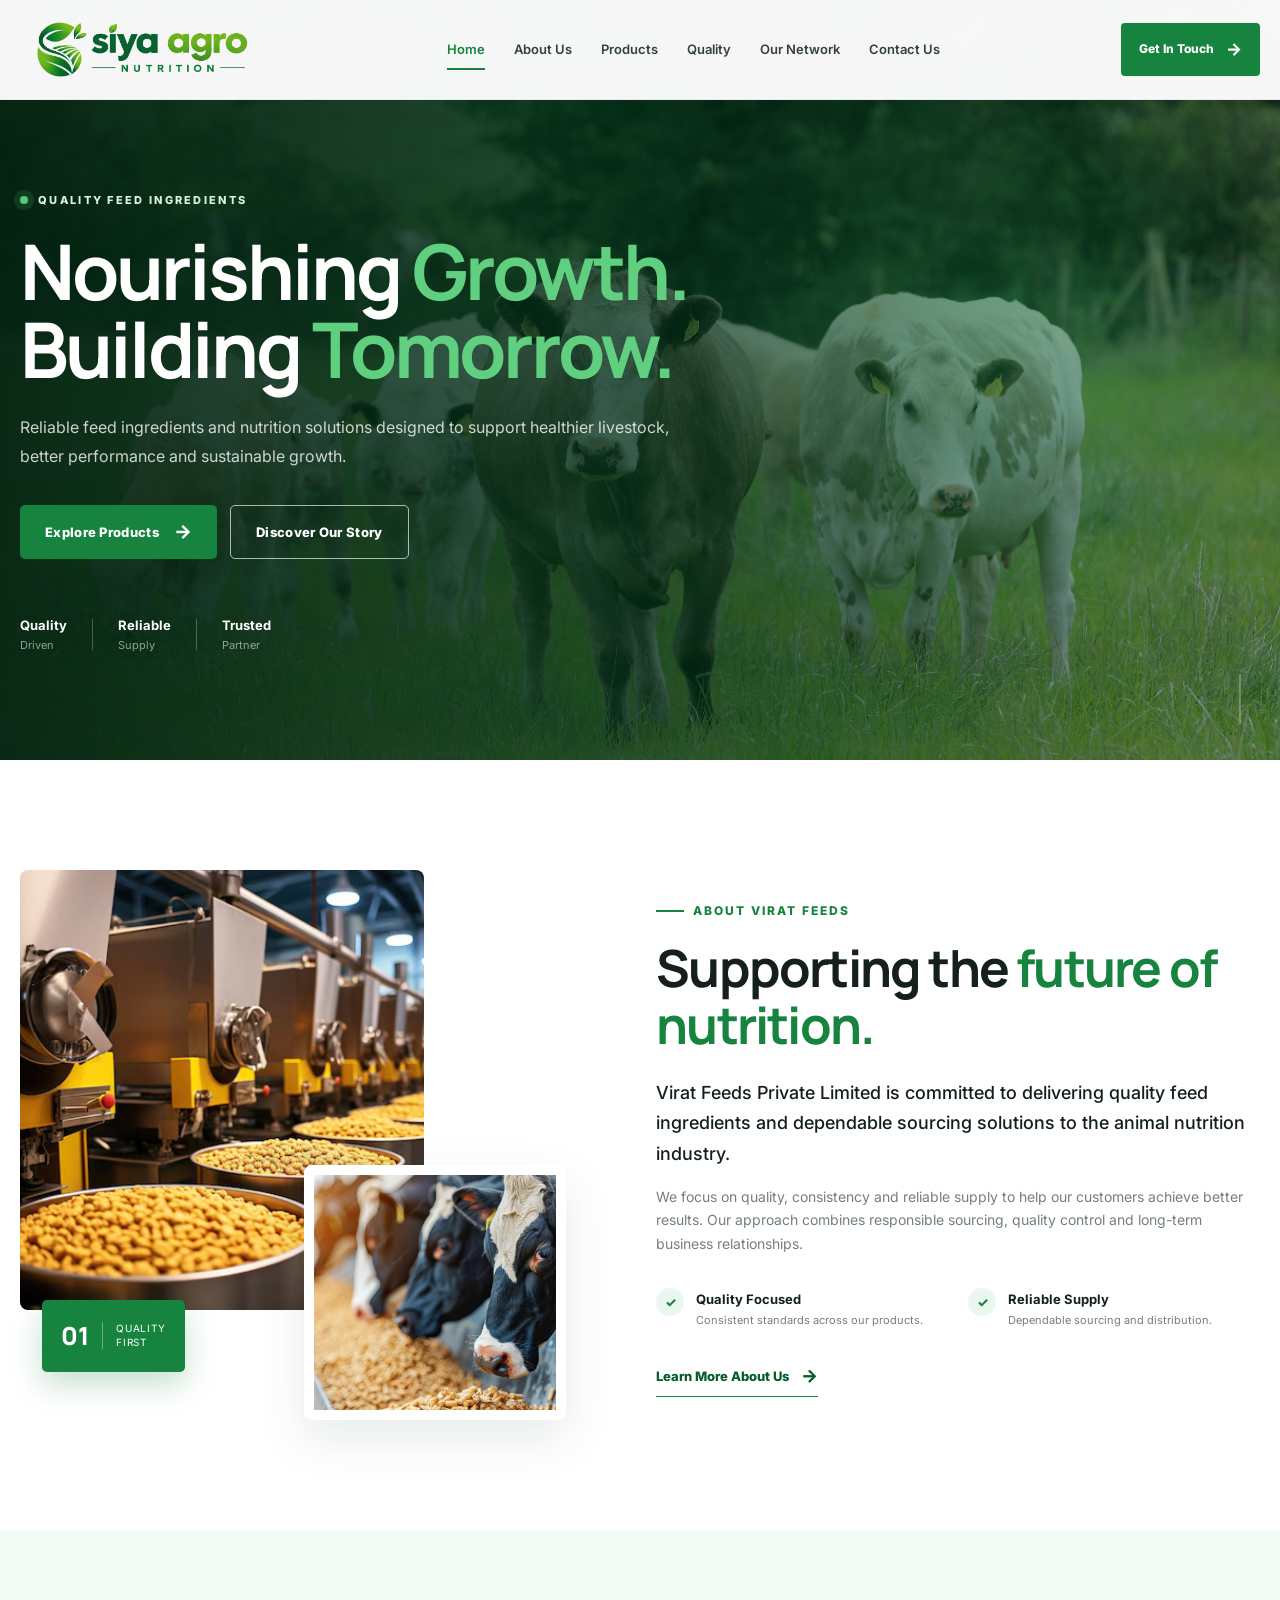
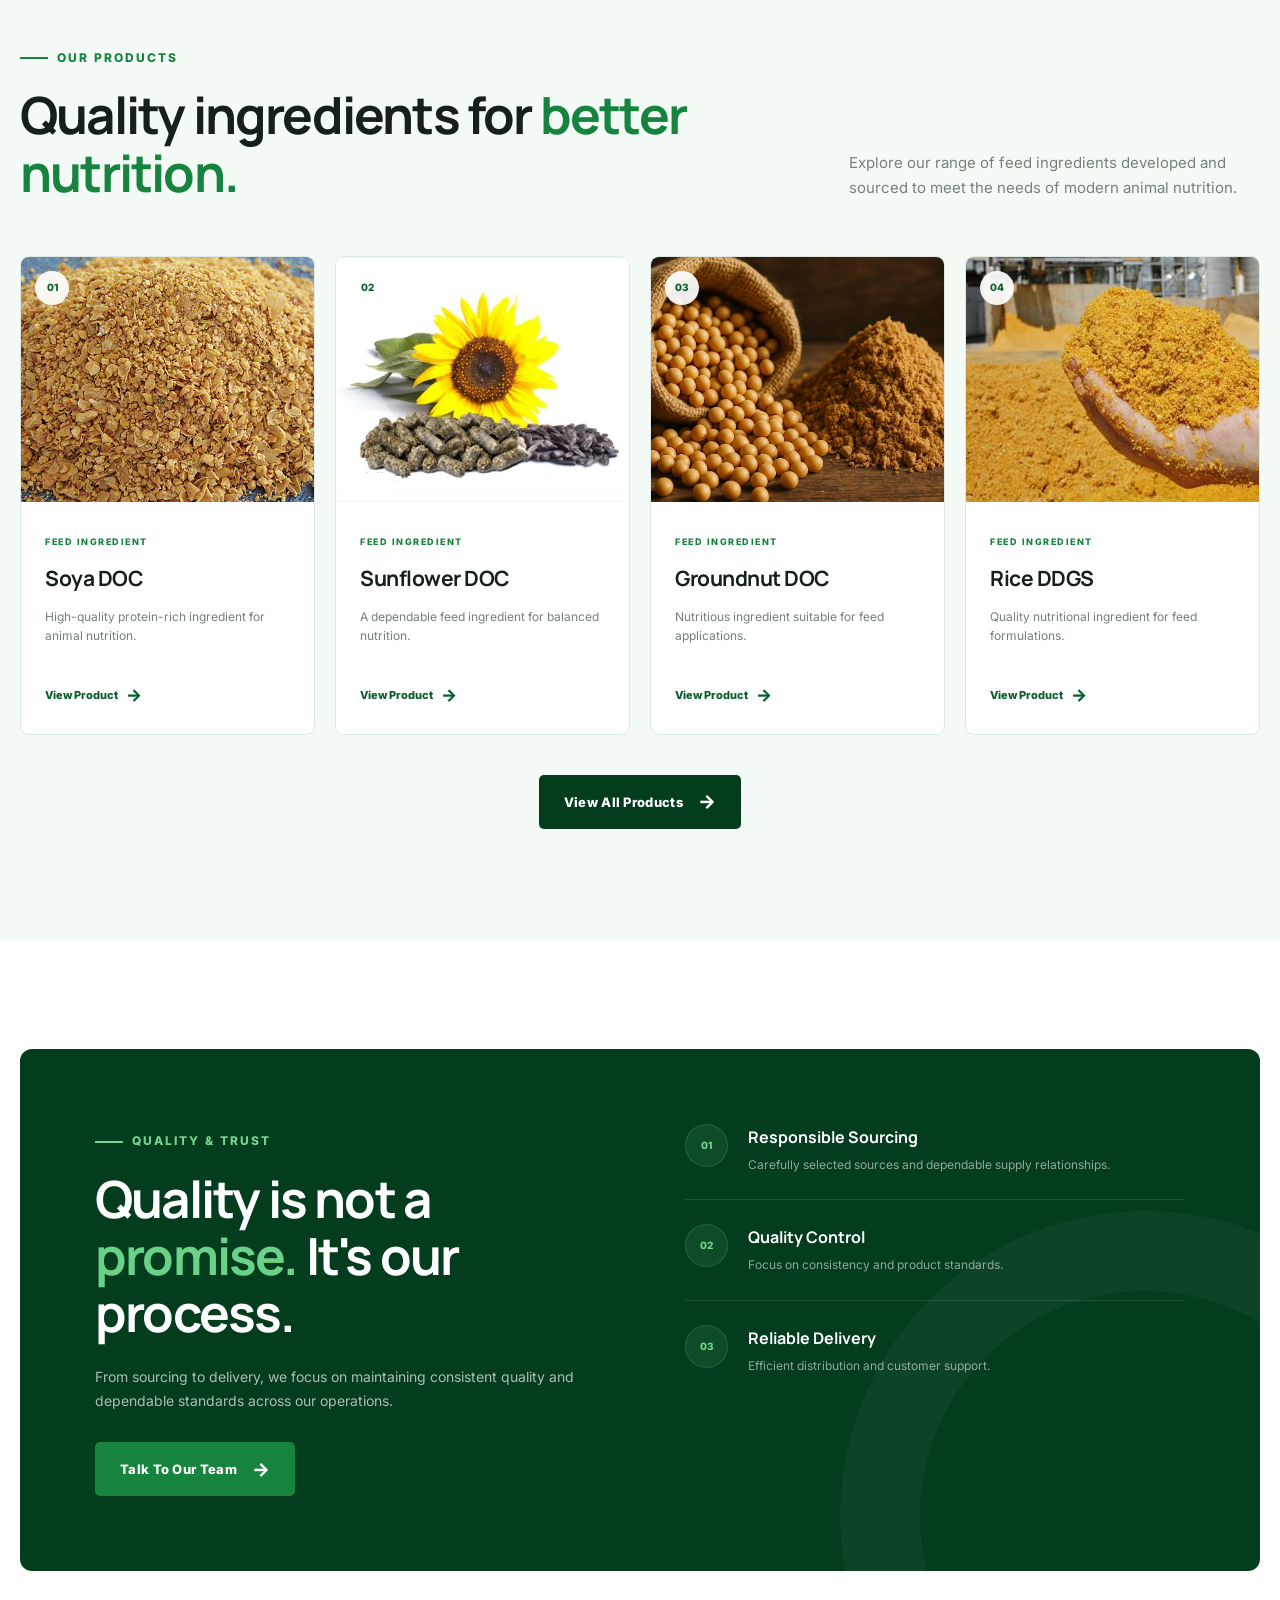
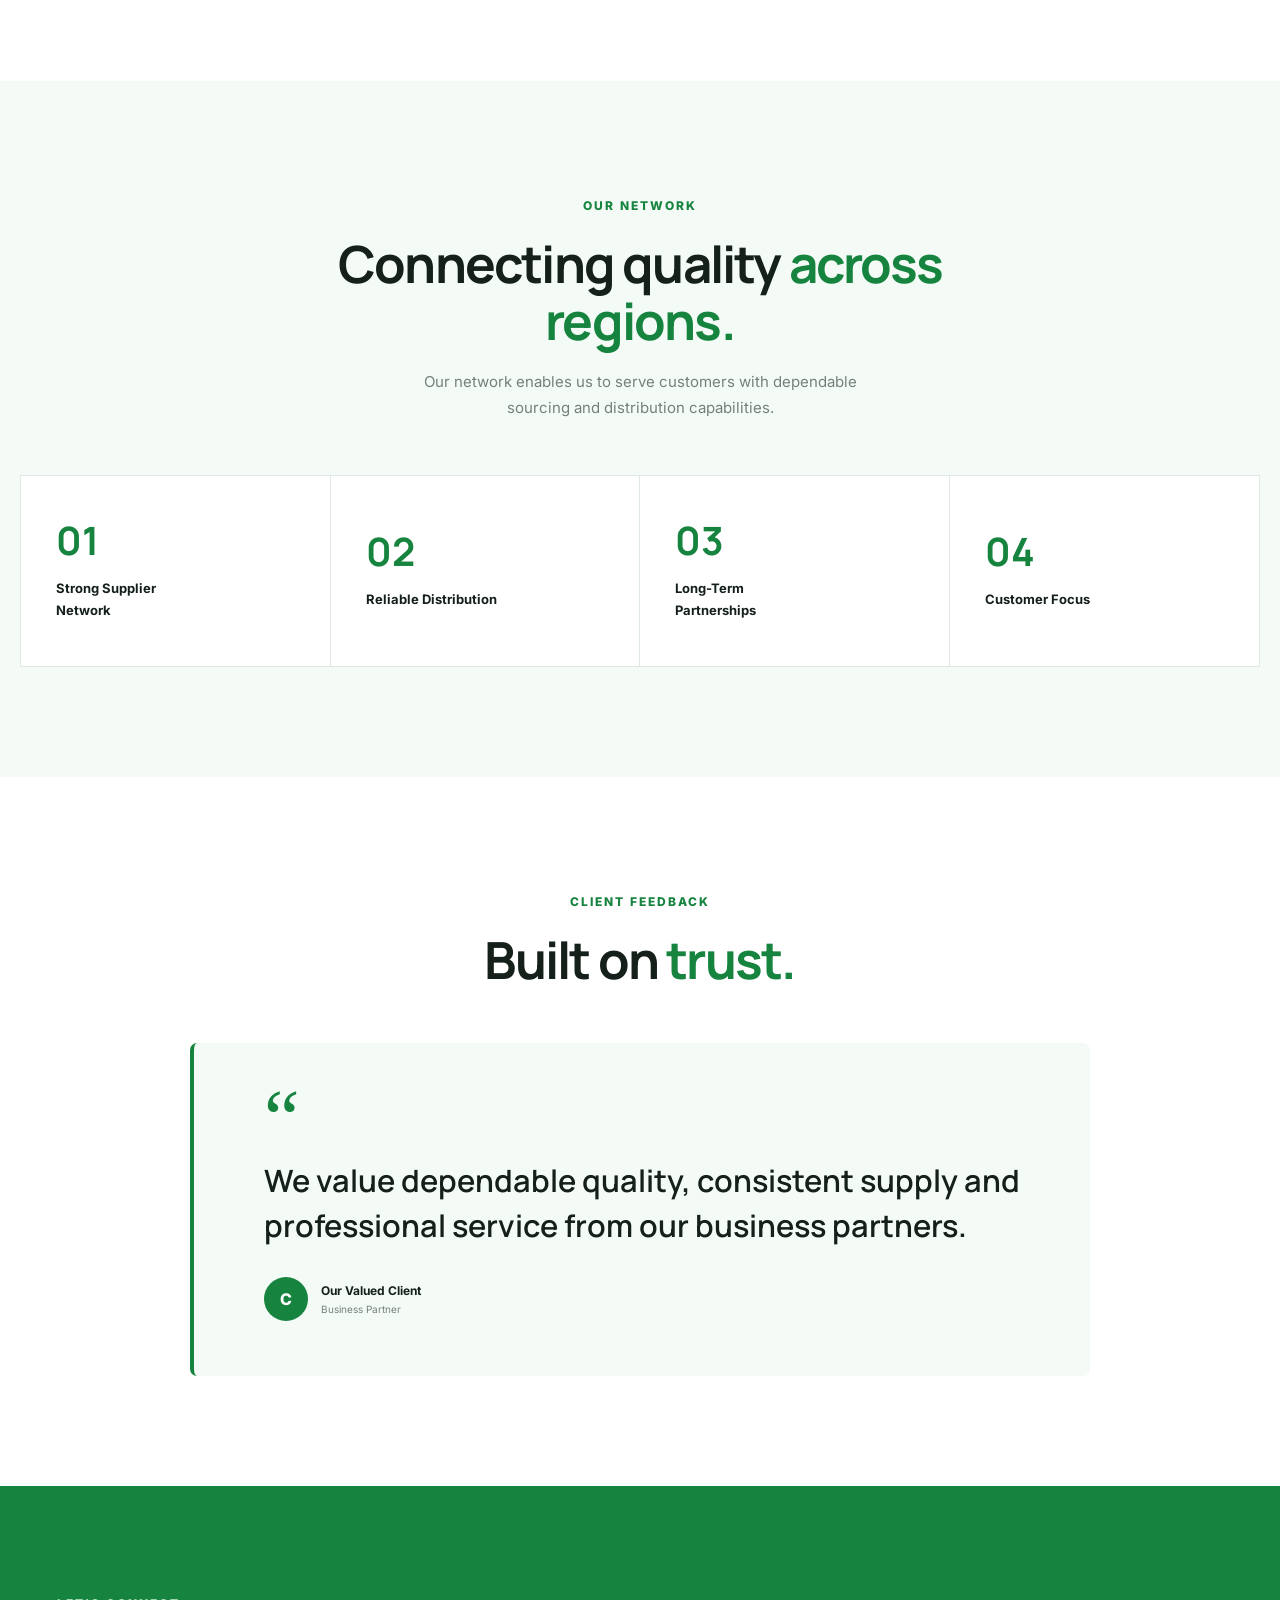
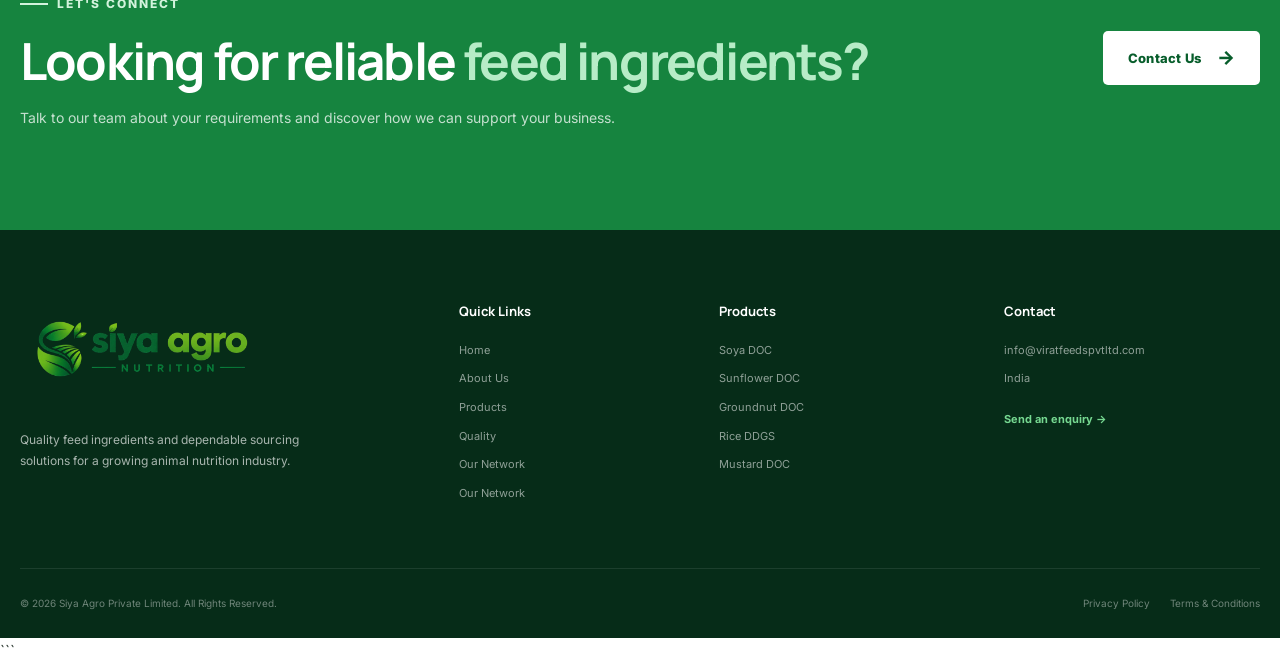
<file: index.html>
<!DOCTYPE html>
<html lang="en">
<head>
    <meta charset="UTF-8">
    <meta name="viewport" content="width=device-width, initial-scale=1.0">

    <meta name="description" content="Virat Feeds Private Limited - Quality animal feed ingredients and nutrition solutions.">
    <meta name="keywords" content="animal feed, cattle feed, poultry feed, feed ingredients, soya DOC, sunflower DOC, maize DDGS">
    <meta name="author" content="Virat Feeds Private Limited">

    <title>Virat Feeds Private Limited | Quality Feed Ingredients</title>

    <link rel="preconnect" href="https://fonts.googleapis.com">
    <link rel="preconnect" href="https://fonts.gstatic.com" crossorigin>
    <link href="https://fonts.googleapis.com/css2?family=Inter:wght@400;500;600;700;800&family=Manrope:wght@500;600;700;800&display=swap" rel="stylesheet">

    <link rel="stylesheet" href="style.css">
</head>

<body>

    <!-- ================= HEADER ================= -->
    <header class="site-header" id="siteHeader">
        <div class="container header-inner">



            <a href="#home" class="logo" aria-label="Virat Feeds Home">
    <img src="assets/logo/logo-removebg-preview.png" alt="Siya agro">
</a>

            <nav class="main-nav" id="mainNav" aria-label="Main Navigation">
                <a href="#home" class="active">Home</a>
                <a href="about.html">About Us</a>
                <a href="products.html">Products</a>
                <a href="#quality">Quality</a>
                <a href="#network">Our Network</a>
                <a href="contact.html">Contact Us</a>
            </nav>

            <a href="#contact" class="header-btn">
                Get In Touch
                <span>→</span>
            </a>

            <button class="menu-toggle" id="menuToggle" aria-label="Open Menu" aria-expanded="false">
                <span></span>
                <span></span>
                <span></span>
            </button>

        </div>
    </header>


    <main>

       <!-- Hero Section -->

            <!-- <div class="hero-overlay"></div>

            <div class="container hero-container">

                <div class="hero-content reveal">

                    <span class="eyebrow">
                        <span class="eyebrow-dot"></span>
                        QUALITY FEED INGREDIENTS
                    </span>

                    <h1>
                        Nourishing
                        <span>Growth.</span>
                        Building
                        <span>Tomorrow.</span>
                    </h1>

                    <p>
                        Reliable feed ingredients and nutrition solutions
                        designed to support healthier livestock, better
                        performance and sustainable growth.
                    </p>

                    <div class="hero-actions">
                        <a href="#products" class="btn btn-primary">
                            Explore Products
                            <span>→</span>
                        </a>

                        <a href="#about" class="btn btn-outline">
                            Discover Our Story
                        </a>
                    </div>

                    <div class="hero-trust">
                        <div class="trust-item">
                            <strong>Quality</strong>
                            <span>Driven</span>
                        </div>

                        <div class="trust-line"></div>

                        <div class="trust-item">
                            <strong>Reliable</strong>
                            <span>Supply</span>
                        </div>

                        <div class="trust-line"></div>

                        <div class="trust-item">
                            <strong>Trusted</strong>
                            <span>Partner</span>
                        </div>
                    </div>

                </div>

            </div>

            <div class="hero-scroll">
                <span>Scroll to explore</span>
                <span class="scroll-line"></span>
            </div>

        </section>  -->

        <section class="hero-section" id="home">

    <!-- Hero Background Slider -->
    <div class="hero-slider">
        <div class="hero-slide active" style="background-image: url('assets/hero/hero-livestock.jpg');"></div>
        <div class="hero-slide" style="background-image: url('assets/hero/hero-hens.jpeg');"></div>
        <div class="hero-slide" style="background-image: url('assets/hero/hero-eggs.jpg');"></div>
    </div>

    <div class="hero-overlay"></div>

    <div class="container hero-container">

        <div class="hero-content reveal">

            <span class="eyebrow">
                <span class="eyebrow-dot"></span>
                QUALITY FEED INGREDIENTS
            </span>

            <h1>
                Nourishing
                <span>Growth.</span>
                Building
                <span>Tomorrow.</span>
            </h1>

            <p>
                Reliable feed ingredients and nutrition solutions
                designed to support healthier livestock, better
                performance and sustainable growth.
            </p>

            <div class="hero-actions">
                <a href="#products" class="btn btn-primary">
                    Explore Products
                    <span>→</span>
                </a>

                <a href="#about" class="btn btn-outline">
                    Discover Our Story
                </a>
            </div>

            <div class="hero-trust">
                <div class="trust-item">
                    <strong>Quality</strong>
                    <span>Driven</span>
                </div>

                <div class="trust-line"></div>

                <div class="trust-item">
                    <strong>Reliable</strong>
                    <span>Supply</span>
                </div>

                <div class="trust-line"></div>

                <div class="trust-item">
                    <strong>Trusted</strong>
                    <span>Partner</span>
                </div>
            </div>

        </div>

    </div>

    <div class="hero-scroll">
        <!-- <span>Scroll to explore</span> -->
        <span class="scroll-line"></span>
    </div>

</section>



        <!-- ================= ABOUT ================= -->
        <section class="about-section section-padding" id="about">

            <div class="container">

                <div class="section-grid about-grid">

                    <div class="about-images reveal">

                        <div class="about-image-main">
                            <img
                                src="assets/about/about-farm.jpg"
                                alt="Quality animal feed ingredients"
                                loading="lazy"
                            >
                        </div>

                        <div class="about-image-small">
                            <img
                                src="assets/about/about.livestock.avif"
                                alt="Feed production and quality"
                                loading="lazy"
                            >
                        </div>

                        <div class="experience-card">
                            <span class="experience-number">01</span>
                            <span class="experience-text">
                                Quality<br>
                                First
                            </span>
                        </div>

                    </div>


                    <div class="about-content reveal">

                        <span class="section-label">
                            ABOUT VIRAT FEEDS
                        </span>

                        <h2>
                            Supporting the
                            <span>future of nutrition.</span>
                        </h2>

                        <p class="lead">
                            Virat Feeds Private Limited is committed to
                            delivering quality feed ingredients and dependable
                            sourcing solutions to the animal nutrition industry.
                        </p>

                        <p>
                            We focus on quality, consistency and reliable
                            supply to help our customers achieve better
                            results. Our approach combines responsible sourcing,
                            quality control and long-term business relationships.
                        </p>

                        <div class="about-points">

                            <div class="about-point">
                                <span class="point-icon">✓</span>
                                <div>
                                    <strong>Quality Focused</strong>
                                    <p>Consistent standards across our products.</p>
                                </div>
                            </div>

                            <div class="about-point">
                                <span class="point-icon">✓</span>
                                <div>
                                    <strong>Reliable Supply</strong>
                                    <p>Dependable sourcing and distribution.</p>
                                </div>
                            </div>

                        </div>

                        <a href="#contact" class="text-link">
                            Learn More About Us
                            <span>→</span>
                        </a>

                    </div>

                </div>

            </div>

        </section>


        <!-- ================= PRODUCTS ================= -->
        <section class="products-section section-padding" id="products">

            <div class="container">

                <div class="section-heading reveal">

                    <div>
                        <span class="section-label">OUR PRODUCTS</span>

                        <h2>
                            Quality ingredients for
                            <span>better nutrition.</span>
                        </h2>
                    </div>

                    <p>
                        Explore our range of feed ingredients developed and
                        sourced to meet the needs of modern animal nutrition.
                    </p>

                </div>


                <div class="products-grid">

                    <article class="product-card reveal">
                        <div class="product-image">
                            <img src="assets/products/soya-doc.jpg" alt="Soya DOC" loading="lazy">
                            <span class="product-number">01</span>
                        </div>

                        <div class="product-info">
                            <span class="product-category">FEED INGREDIENT</span>
                            <h3>Soya DOC</h3>
                            <p>High-quality protein-rich ingredient for animal nutrition.</p>
                            <a href="products.html" class="product-link">View Product <span>→</span></a>
                        </div>
                    </article>


                    <article class="product-card reveal">
                        <div class="product-image">
                            <img src="assets/products/sunflower-doc.jpg" alt="Sunflower DOC" loading="lazy">
                            <span class="product-number">02</span>
                        </div>

                        <div class="product-info">
                            <span class="product-category">FEED INGREDIENT</span>
                            <h3>Sunflower DOC</h3>
                            <p>A dependable feed ingredient for balanced nutrition.</p>
                            <a href="products.html" class="product-link">View Product <span>→</span></a>
                        </div>
                    </article>


                    <article class="product-card reveal">
                        <div class="product-image">
                            <img src="assets/products/groundnut-doc.jpg" alt="Groundnut DOC" loading="lazy">
                            <span class="product-number">03</span>
                        </div>

                        <div class="product-info">
                            <span class="product-category">FEED INGREDIENT</span>
                            <h3>Groundnut DOC</h3>
                            <p>Nutritious ingredient suitable for feed applications.</p>
                            <a href="products.html" class="product-link">View Product <span>→</span></a>
                        </div>
                    </article>


                    <article class="product-card reveal">
                        <div class="product-image">
                            <img src="assets/products/rice-ddgs.jpg" alt="Rice DDGS" loading="lazy">
                            <span class="product-number">04</span>
                        </div>

                        <div class="product-info">
                            <span class="product-category">FEED INGREDIENT</span>
                            <h3>Rice DDGS</h3>
                            <p>Quality nutritional ingredient for feed formulations.</p>
                            <a href="products.html" class="product-link">View Product <span>→</span></a>
                        </div>
                    </article>

                </div>


                <div class="products-bottom reveal">
                    <a href="products.html" class="btn btn-dark">
                        View All Products
                        <span>→</span>
                    </a>
                </div>

            </div>

        </section>


        <!-- ================= QUALITY ================= -->
        <section class="quality-section section-padding" id="quality">

            <div class="container">

                <div class="quality-wrapper">

                    <div class="quality-content reveal">

                        <span class="section-label">QUALITY & TRUST</span>

                        <h2>
                            Quality is not a
                            <span>promise.</span>
                            It's our process.
                        </h2>

                        <p>
                            From sourcing to delivery, we focus on maintaining
                            consistent quality and dependable standards across
                            our operations.
                        </p>

                        <a href="#contact" class="btn btn-primary">
                            Talk To Our Team
                            <span>→</span>
                        </a>

                    </div>


                    <div class="quality-features">

                        <div class="quality-feature reveal">
                            <span class="feature-icon">01</span>
                            <div>
                                <h3>Responsible Sourcing</h3>
                                <p>
                                    Carefully selected sources and dependable
                                    supply relationships.
                                </p>
                            </div>
                        </div>

                        <div class="quality-feature reveal">
                            <span class="feature-icon">02</span>
                            <div>
                                <h3>Quality Control</h3>
                                <p>
                                    Focus on consistency and product standards.
                                </p>
                            </div>
                        </div>

                        <div class="quality-feature reveal">
                            <span class="feature-icon">03</span>
                            <div>
                                <h3>Reliable Delivery</h3>
                                <p>
                                    Efficient distribution and customer support.
                                </p>
                            </div>
                        </div>

                    </div>

                </div>

            </div>

        </section>


        <!-- ================= NETWORK ================= -->
        <section class="network-section section-padding" id="network">

            <div class="container">

                <div class="section-heading centered reveal">

                    <span class="section-label">OUR NETWORK</span>

                    <h2>
                        Connecting quality
                        <span>across regions.</span>
                    </h2>

                    <p>
                        Our network enables us to serve customers with
                        dependable sourcing and distribution capabilities.
                    </p>

                </div>


                <div class="network-stats">

                    <div class="network-stat reveal">
                        <strong>01</strong>
                        <span>Strong Supplier Network</span>
                    </div>

                    <div class="network-stat reveal">
                        <strong>02</strong>
                        <span>Reliable Distribution</span>
                    </div>

                    <div class="network-stat reveal">
                        <strong>03</strong>
                        <span>Long-Term Partnerships</span>
                    </div>

                    <div class="network-stat reveal">
                        <strong>04</strong>
                        <span>Customer Focus</span>
                    </div>

                </div>

            </div>

        </section>


        <!-- ================= TESTIMONIALS ================= -->
        <section class="testimonials-section section-padding">

            <div class="container">

                <div class="section-heading centered reveal">

                    <span class="section-label">CLIENT FEEDBACK</span>

                    <h2>
                        Built on
                        <span>trust.</span>
                    </h2>

                </div>


                <div class="testimonial-card reveal">

                    <div class="quote-mark">“</div>

                    <blockquote>
                        We value dependable quality, consistent supply and
                        professional service from our business partners.
                    </blockquote>

                    <div class="testimonial-author">
                        <div class="author-avatar">C</div>

                        <div>
                            <strong>Our Valued Client</strong>
                            <span>Business Partner</span>
                        </div>
                    </div>

                </div>

            </div>

        </section>


        <!-- ================= CTA ================= -->
        <section class="cta-section" id="contact">

            <div class="container">

                <div class="cta-wrapper reveal">

                    <div class="cta-content">

                        <span class="section-label">LET'S CONNECT</span>

                        <h2>
                            Looking for reliable
                            <span>feed ingredients?</span>
                        </h2>

                        <p>
                            Talk to our team about your requirements and
                            discover how we can support your business.
                        </p>

                    </div>

                    <a href="contact.html" class="btn btn-white">
                        Contact Us
                        <span>→</span>
                    </a>

                </div>

            </div>

        </section>

    </main>


    <!-- ================= FOOTER ================= -->
    <footer class="site-footer">

        <div class="container">

            <div class="footer-grid">

                <div class="footer-brand">

               

                            <a href="#home" class="logo" aria-label="Virat Feeds Home">
    <img src="assets/logo/logo-removebg-preview.png" alt="Siya agro Feeds PVT. LTD.">
</a>


                    <p>
                        Quality feed ingredients and dependable sourcing
                        solutions for a growing animal nutrition industry.
                    </p>

                </div>


                <div class="footer-column">
                    <h3>Quick Links</h3>
                    <a href="#home">Home</a>
                    <a href="about.html">About Us</a>
                    <a href="products.html">Products</a>
                    <a href="quality.html">Quality</a>
                    <a href="#network">Our Network</a>
                    <a href="contact.html">Our Network</a>

                </div>


                <div class="footer-column">
                    <h3>Products</h3>
                    <a href="#">Soya DOC</a>
                    <a href="#">Sunflower DOC</a>
                    <a href="#">Groundnut DOC</a>
                    <a href="#">Rice DDGS</a>
                    <a href="#">Mustard DOC</a>
                </div>


                <div class="footer-column footer-contact">
                    <h3>Contact</h3>

                    <a href="mailto:info@viratfeedspvtltd.com">
                        info@viratfeedspvtltd.com
                    </a>

                    <span>
                        India
                    </span>

                    <a href="#contact" class="footer-contact-link">
                        Send an enquiry →
                    </a>
                </div>

            </div>


            <div class="footer-bottom">

                <p>
                    © <span id="currentYear"></span>
                    Siya Agro Private Limited. All Rights Reserved.
                </p>

                <div class="footer-bottom-links">
                    <a href="#">Privacy Policy</a>
                    <a href="#">Terms & Conditions</a>
                </div>

            </div>

        </div>

    </footer>


    <button class="back-to-top" id="backToTop" aria-label="Back to top">
        ↑
    </button>


    <script src="script.js"></script>

</body>
</html>
```
</file>
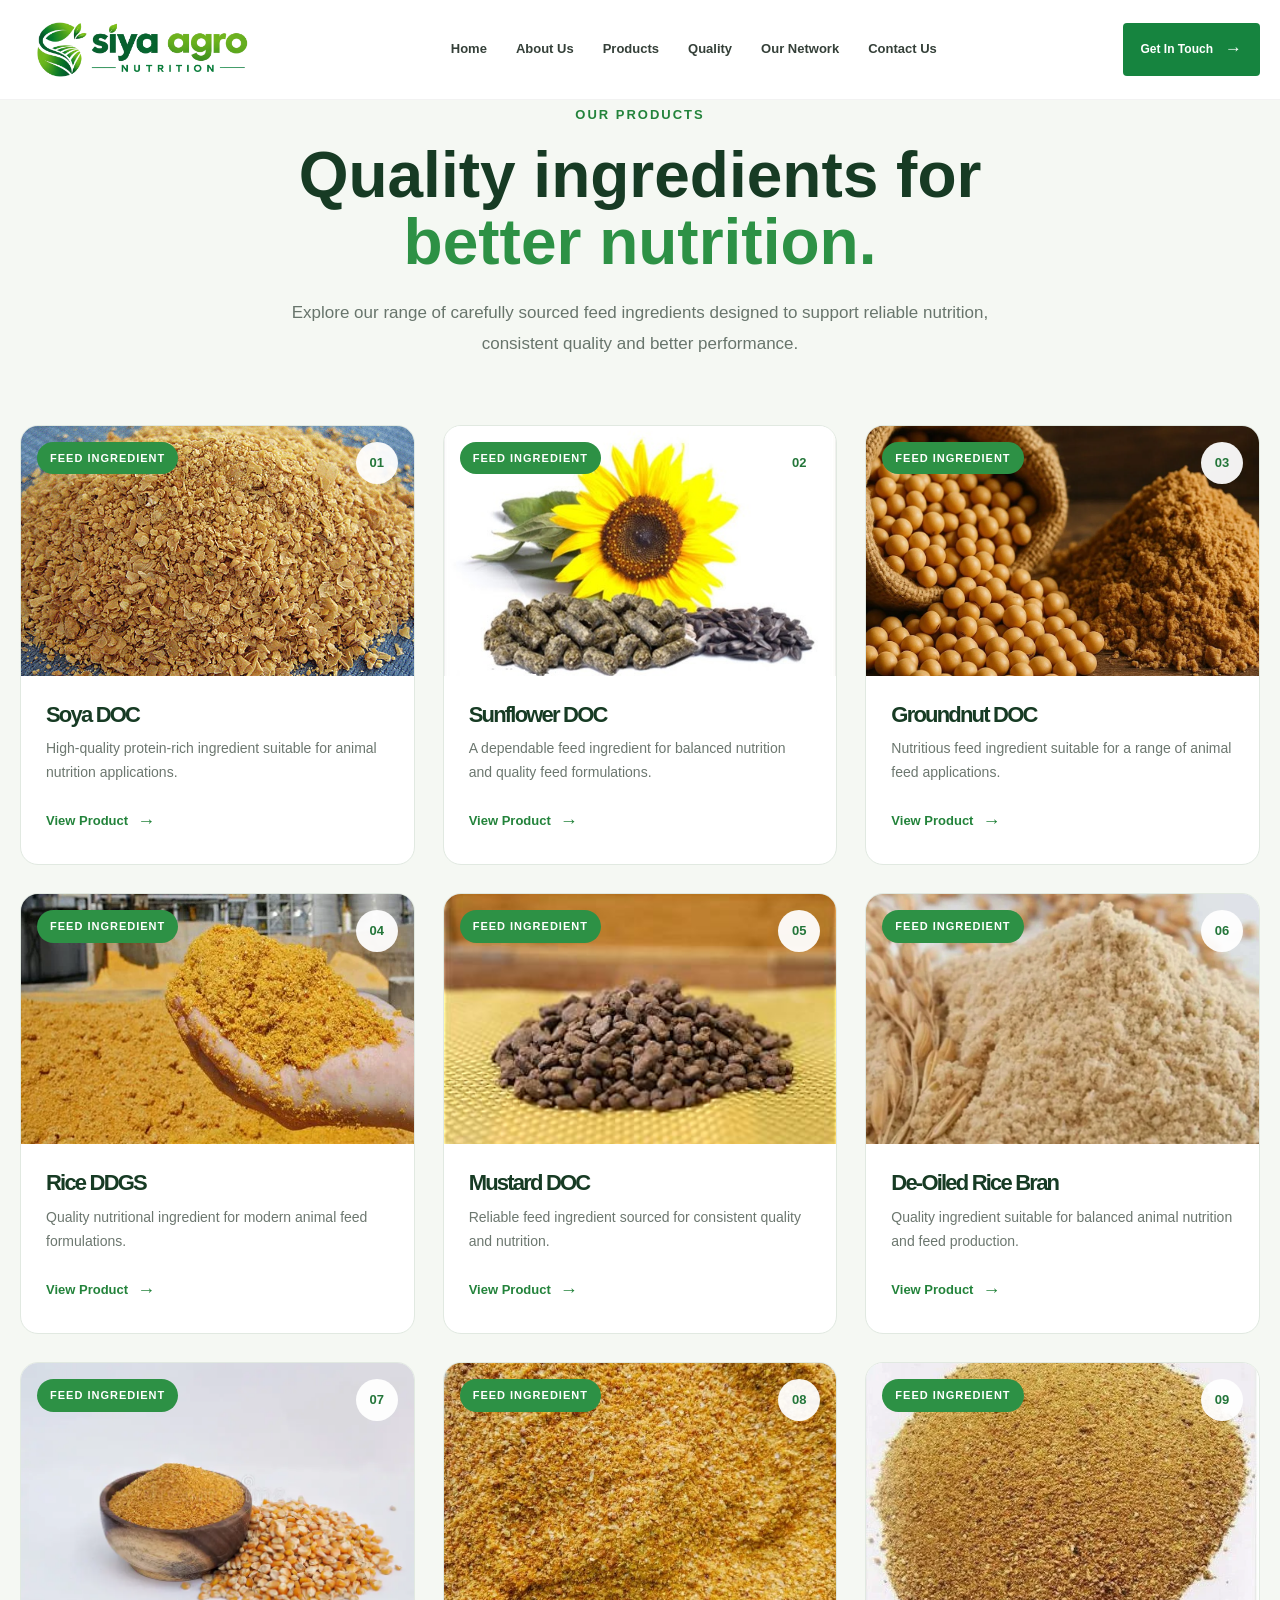
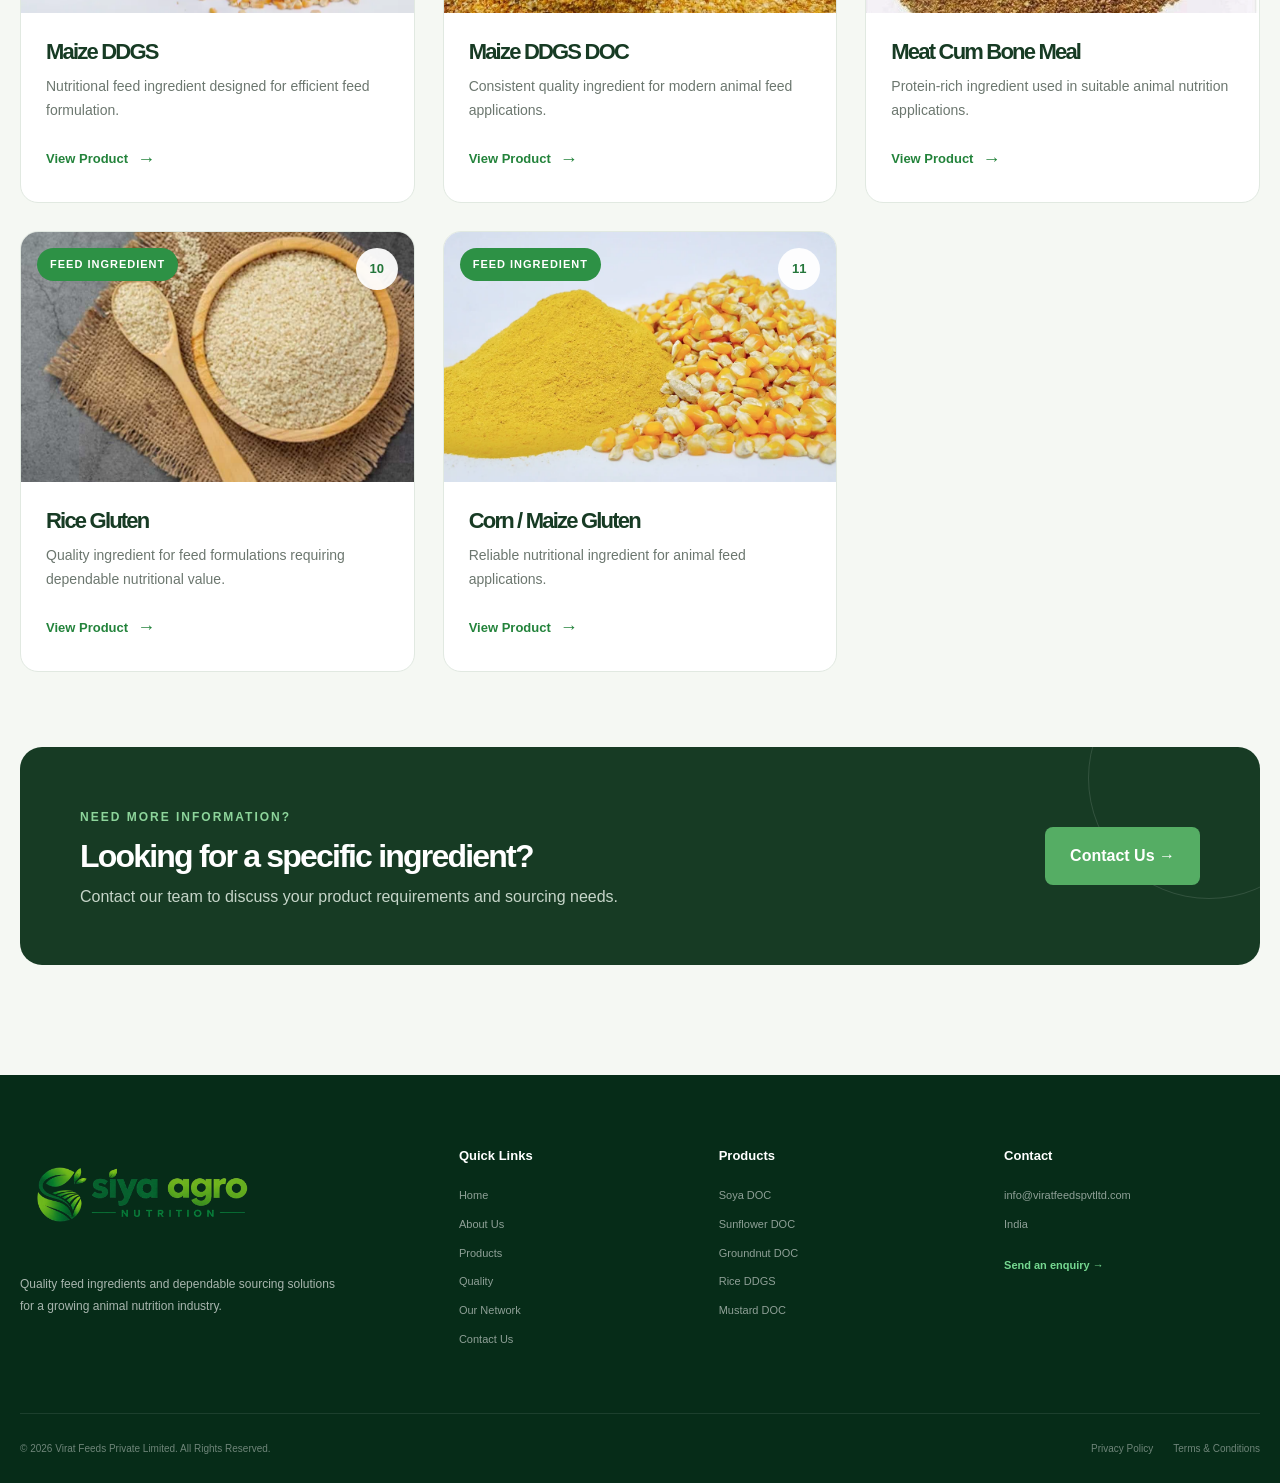
<file: products.html>
<!DOCTYPE html>
<html lang="en">

<head>
    <meta charset="UTF-8">
    <meta name="viewport" content="width=device-width, initial-scale=1.0">
    <title>Document</title>
    <link rel="stylesheet" href="products.css">
    <link rel="stylesheet" href="style.css">
</head>

<body>
    <!-- ================= HEADER ================= --> <!-- Same Header as Home Page -->
    <header class="site-header" id="siteHeader">
        <div class="container header-inner"> <a href="index.html" class="logo" aria-label="Virat Feeds Home"> <img
                    src="assets/logo/logo-removebg-preview.png" alt="Virat Feeds"> </a>
            <nav class="main-nav" id="mainNav" aria-label="Main Navigation"> <a href="index.html">Home</a> <a
                    href="about.html">About Us</a> <a href="products.html" class="active">Products</a> <a
                    href="quality.html">Quality</a> <a href="index.html#network">Our Network</a> <a
                    href="contact.html">Contact Us</a> </nav> <a href="contact.html" class="header-btn"> Get In Touch
                <span>→</span> </a> <button class="menu-toggle" id="menuToggle" aria-label="Open Menu"
                aria-expanded="false"> <span></span> <span></span> <span></span> </button>
        </div>
    </header> <!-- ================= PRODUCTS PAGE ================= -->
    <main>
        <section class="products-page">
            <div class="container"> <!-- Page Intro -->
                <div class="products-hero"> <span class="section-label"> OUR PRODUCTS </span>
                    <h1> Quality ingredients for <span>better nutrition.</span> </h1>
                    <p> Explore our range of carefully sourced feed ingredients designed to support reliable nutrition,
                        consistent quality and better performance. </p>
                </div> <!-- Products -->
                <div class="products-page-grid"> <!-- Product 01 -->
                    <article class="products-page-card">
                        <div class="products-page-image"> <img src="assets/products/soya-doc.jpg" alt="Soya DOC"
                                loading="lazy"> <span class="product-tag"> FEED INGREDIENT </span> <span
                                class="product-index"> 01 </span> </div>
                        <div class="products-page-info">
                            <h2>Soya DOC</h2>
                            <p> High-quality protein-rich ingredient suitable for animal nutrition applications. </p> <a
                                href="/details/soya-doc.html" class="product-view-link"> View Product <span>→</span> </a>
                        </div>
                    </article> <!-- Product 02 -->
                    <article class="products-page-card">
                        <div class="products-page-image"> <img src="assets/products/sunflower-doc.jpg"
                                alt="Sunflower DOC" loading="lazy"> <span class="product-tag"> FEED INGREDIENT </span>
                            <span class="product-index"> 02 </span> </div>
                        <div class="products-page-info">
                            <h2>Sunflower DOC</h2>
                            <p> A dependable feed ingredient for balanced nutrition and quality feed formulations. </p>
                            <a href="/details/Sunflower De-Oiled Cake.html" class="product-view-link"> View Product <span>→</span> </a>
                        </div>
                    </article> <!-- Product 03 -->
                    <article class="products-page-card">
                        <div class="products-page-image"> <img src="assets/products/groundnut-doc.jpg"
                                alt="Groundnut DOC" loading="lazy"> <span class="product-tag"> FEED INGREDIENT </span>
                            <span class="product-index"> 03 </span> </div>
                        <div class="products-page-info">
                            <h2>Groundnut DOC</h2>
                            <p> Nutritious feed ingredient suitable for a range of animal feed applications. </p> <a
                                href="/details/Groundnut De-Oiled Cake.html" class="product-view-link"> View Product <span>→</span> </a>
                        </div>
                    </article> <!-- Product 04 -->
                    <article class="products-page-card">
                        <div class="products-page-image"> <img src="assets/products/rice-ddgs.jpg" alt="Rice DDGS"
                                loading="lazy"> <span class="product-tag"> FEED INGREDIENT </span> <span
                                class="product-index"> 04 </span> </div>
                        <div class="products-page-info">
                            <h2>Rice DDGS</h2>
                            <p> Quality nutritional ingredient for modern animal feed formulations. </p> <a href="/details/rice-ddgs.html"
                                class="product-view-link"> View Product <span>→</span> </a>
                        </div>
                    </article> <!-- Product 05 -->
                    <article class="products-page-card">
                        <div class="products-page-image"> <img src="assets/products/mustard-doc.jpg" alt="Mustard DOC"
                                loading="lazy"> <span class="product-tag"> FEED INGREDIENT </span> <span
                                class="product-index"> 05 </span> </div>
                        <div class="products-page-info">
                            <h2>Mustard DOC</h2>
                            <p> Reliable feed ingredient sourced for consistent quality and nutrition. </p> <a href="/details/mustard-de-oiled.html"
                                class="product-view-link"> View Product <span>→</span> </a>
                        </div>
                    </article> <!-- Product 06 -->
                    <article class="products-page-card">
                        <div class="products-page-image"> <img src="assets/products/De-Oiled Rice Bran feed.webp"
                                alt="De-Oiled Rice Bran" loading="lazy"> <span class="product-tag"> FEED INGREDIENT
                            </span> <span class="product-index"> 06 </span> </div>
                        <div class="products-page-info">
                            <h2>De-Oiled Rice Bran</h2>
                            <p> Quality ingredient suitable for balanced animal nutrition and feed production. </p> <a
                                href="/details/de-oiled-rice-bran.html" class="product-view-link"> View Product <span>→</span> </a>
                        </div>
                    </article> <!-- Product 07 -->
                    <article class="products-page-card">
                        <div class="products-page-image"> <img src="assets/products/maize-ddgs.webp" alt="Maize DDGS"
                                loading="lazy"> <span class="product-tag"> FEED INGREDIENT </span> <span
                                class="product-index"> 07 </span> </div>
                        <div class="products-page-info">
                            <h2>Maize DDGS</h2>
                            <p> Nutritional feed ingredient designed for efficient feed formulation. </p> <a href="/details/maize-ddgs.html"
                                class="product-view-link"> View Product <span>→</span> </a>
                        </div>
                    </article> <!-- Product 08 -->
                    <article class="products-page-card">
                        <div class="products-page-image"> <img src="assets/products/Maize- DDGS.jpg"
                                alt="Maize DDGS DOC" loading="lazy"> <span class="product-tag"> FEED INGREDIENT </span>
                            <span class="product-index"> 08 </span> </div>
                        <div class="products-page-info">
                            <h2>Maize DDGS DOC</h2>
                            <p> Consistent quality ingredient for modern animal feed applications. </p> <a href="/details/maiz-ddgs-doc.html"
                                class="product-view-link"> View Product <span>→</span> </a>
                        </div>
                    </article> <!-- Product 09 -->
                    <article class="products-page-card">
                        <div class="products-page-image"> <img src="assets/products/meat-cum-bone-meal.webp"
                                alt="Meat Cum Bone Meal" loading="lazy"> <span class="product-tag"> FEED INGREDIENT
                            </span> <span class="product-index"> 09 </span> </div>
                        <div class="products-page-info">
                            <h2>Meat Cum Bone Meal</h2>
                            <p> Protein-rich ingredient used in suitable animal nutrition applications. </p> <a href="/details/meat-cum-bone-meal.html"
                                class="product-view-link"> View Product <span>→</span> </a>
                        </div>
                    </article> <!-- Product 10 -->
                    <article class="products-page-card">
                        <div class="products-page-image"> <img src="assets/products/rice-gluten.jpg" alt="Rice Gluten"
                                loading="lazy"> <span class="product-tag"> FEED INGREDIENT </span> <span
                                class="product-index"> 10 </span> </div>
                        <div class="products-page-info">
                            <h2>Rice Gluten</h2>
                            <p> Quality ingredient for feed formulations requiring dependable nutritional value. </p> <a
                                href="/details/rice-gluten.html" class="product-view-link"> View Product <span>→</span> </a>
                        </div>
                    </article> <!-- Product 11 -->
                    <article class="products-page-card">
                        <div class="products-page-image"> <img src="assets/products/corn-maize-gluten.webp"
                                alt="Corn Maize Gluten" loading="lazy"> <span class="product-tag"> FEED INGREDIENT
                            </span> <span class="product-index"> 11 </span> </div>
                        <div class="products-page-info">
                            <h2>Corn / Maize Gluten</h2>
                            <p> Reliable nutritional ingredient for animal feed applications. </p> <a href="/details/corn-maize-gluten.html"
                                class="product-view-link"> View Product <span>→</span> </a>
                        </div>
                    </article>
                </div> <!-- Bottom CTA -->
                <div class="products-bottom-cta">
                    <div class="products-bottom-content"> <span>NEED MORE INFORMATION?</span>
                        <h2>Looking for a specific ingredient?</h2>
                        <p> Contact our team to discuss your product requirements and sourcing needs. </p>
                    </div> <a href="contact.html" class="products-contact-btn"> Contact Us → </a>
                </div>
            </div>
        </section>
    </main> <!-- ================= FOOTER ================= --> <!-- Same Footer as Home Page -->
    <footer class="site-footer">
        <div class="container">
            <div class="footer-grid">
                <div class="footer-brand"> <a href="index.html" class="logo" aria-label="Virat Feeds Home"> <img
                            src="assets/logo/logo-removebg-preview.png" alt="Virat Feeds Private Limited"> </a>
                    <p> Quality feed ingredients and dependable sourcing solutions for a growing animal nutrition
                        industry. </p>
                </div>
                <div class="footer-column">
                    <h3>Quick Links</h3> <a href="index.html">Home</a> <a href="about.html">About Us</a> <a
                        href="products.html">Products</a> <a href="quality.html">Quality</a> <a
                        href="index.html#network">Our Network</a> <a href="contact.html">Contact Us</a>
                </div>
                <div class="footer-column">
                    <h3>Products</h3> <a href="#">Soya DOC</a> <a href="#">Sunflower DOC</a> <a href="#">Groundnut
                        DOC</a> <a href="#">Rice DDGS</a> <a href="#">Mustard DOC</a>
                </div>
                <div class="footer-column footer-contact">
                    <h3>Contact</h3> <a href="mailto:info@viratfeedspvtltd.com"> info@viratfeedspvtltd.com </a> <span>
                        India </span> <a href="contact.html" class="footer-contact-link"> Send an enquiry → </a>
                </div>
            </div>
            <div class="footer-bottom">
                <p> © <span id="currentYear"></span> Virat Feeds Private Limited. All Rights Reserved. </p>
                <div class="footer-bottom-links"> <a href="#">Privacy Policy</a> <a href="#">Terms & Conditions</a>
                </div>
            </div>
        </div>
    </footer> <button class="back-to-top" id="backToTop" aria-label="Back to top"> ↑ </button>
    <script src="script.js"></script>
</body>

</html>
</file>
<file: style.css>
/* =========================================================
   VIRAT FEEDS - HOME PAGE
   Green + White Responsive Design
   ========================================================= */

/* ================= ROOT ================= */

:root {
    --green: #16843f;
    --green-dark: #075d2b;
    --green-deep: #043c1e;
    --green-light: #eaf7ef;
    --green-soft: #f4fbf6;

    --white: #ffffff;
    --black: #101713;
    --dark: #142019;
    --text: #3f4b44;
    --muted: #748078;

    --border: #dfe8e2;
    --shadow: 0 18px 50px rgba(7, 61, 31, 0.10);

    --container: 1240px;
    --radius: 18px;

    --transition: 0.35s ease;
}


/* ================= RESET ================= */

* {
    margin: 0;
    padding: 0;
    box-sizing: border-box;
}

html {
    scroll-behavior: smooth;
    scroll-padding-top: 90px;
}

body {
    font-family: "Inter", Arial, sans-serif;
    color: var(--text);
    background: var(--white);
    line-height: 1.7;
    overflow-x: hidden;
}

img {
    display: block;
    width: 100%;
    max-width: 100%;
}

a {
    color: inherit;
    text-decoration: none;
}

button,
a {
    -webkit-tap-highlight-color: transparent;
}

button {
    font-family: inherit;
}

ul,
ol {
    list-style: none;
}

::selection {
    color: var(--white);
    background: var(--green);
}


/* ================= COMMON ================= */

.container {
    width: min(100% - 40px, var(--container));
    margin-inline: auto;
}

.section-padding {
    padding: 110px 0;
}

.section-label {
    display: inline-flex;
    align-items: center;
    gap: 9px;

    color: var(--green);
    font-size: 12px;
    font-weight: 800;
    letter-spacing: 2px;
    text-transform: uppercase;

    margin-bottom: 18px;
}

.section-label::before {
    content: "";
    width: 28px;
    height: 2px;
    background: var(--green);
}

h1,
h2,
h3 {
    font-family: "Manrope", Arial, sans-serif;
    color: var(--dark);
}

h2 {
    font-size: clamp(36px, 4vw, 58px);
    line-height: 1.12;
    letter-spacing: -1.8px;
}

h2 span {
    color: var(--green);
}

.section-heading {
    display: flex;
    align-items: flex-end;
    justify-content: space-between;
    gap: 50px;
    margin-bottom: 55px;
}

.section-heading > p {
    width: min(100%, 470px);
    color: var(--muted);
    font-size: 15px;
}

.section-heading.centered {
    display: block;
    max-width: 720px;
    margin: 0 auto 55px;
    text-align: center;
}

.section-heading.centered .section-label {
    justify-content: center;
}

.section-heading.centered .section-label::before {
    display: none;
}

.section-heading.centered > p {
    margin: 20px auto 0;
}

.btn {
    display: inline-flex;
    align-items: center;
    justify-content: center;
    gap: 15px;

    min-height: 54px;
    padding: 0 25px;

    border-radius: 5px;
    font-size: 13px;
    font-weight: 800;
    letter-spacing: 0.3px;

    transition:
        transform var(--transition),
        background var(--transition),
        color var(--transition),
        border-color var(--transition);
}

.btn span {
    font-size: 19px;
    line-height: 1;
    transition: transform var(--transition);
}

.btn:hover {
    transform: translateY(-3px);
}

.btn:hover span {
    transform: translateX(4px);
}

.btn-primary {
    color: var(--white);
    background: var(--green);
}

.btn-primary:hover {
    background: var(--green-dark);
}

.btn-outline {
    color: var(--white);
    border: 1px solid rgba(255, 255, 255, 0.65);
}

.btn-outline:hover {
    color: var(--green-dark);
    background: var(--white);
    border-color: var(--white);
}

.btn-dark {
    color: var(--white);
    background: var(--green-deep);
}

.btn-dark:hover {
    background: var(--green);
}

.btn-white {
    color: var(--green-dark);
    background: var(--white);
}

.btn-white:hover {
    background: var(--green-soft);
}


/* ================= HEADER ================= */

.site-header {
    position: fixed;
    top: 0;
    left: 0;
    z-index: 1000;

    width: 100%;
    background: rgba(255, 255, 255, 0.96);

    border-bottom: 1px solid rgba(0, 0, 0, 0.05);

    transition:
        box-shadow var(--transition),
        background var(--transition);
}

.site-header.scrolled {
    background: rgba(255, 255, 255, 0.98);
    box-shadow: 0 8px 30px rgba(0, 0, 0, 0.07);
}

.header-inner {
    min-height: 84px;

    display: flex;
    align-items: center;
    justify-content: space-between;
    gap: 30px;
}


/* LOGO */

.logo {
    display: inline-flex;
    align-items: center;
    gap: 11px;
    flex-shrink: 0;
}

.logo-mark {
    width: 42px;
    height: 42px;

    display: grid;
    place-items: center;

    color: var(--white);
    background: var(--green);

    border-radius: 50%;

    font-family: "Manrope", sans-serif;
    font-size: 22px;
    font-weight: 800;

    position: relative;
}

.logo-mark::after {
    content: "";
    position: absolute;
    width: 15px;
    height: 15px;

    border: 2px solid var(--white);
    border-radius: 50%;

    opacity: 0.35;
}

.logo-mark span {
    position: relative;
    z-index: 2;
}

.logo-text {
    display: flex;
    flex-direction: column;
    line-height: 1;
}

.logo-text strong {
    color: var(--green-dark);
    font-family: "Manrope", sans-serif;
    font-size: 18px;
    font-weight: 800;
    letter-spacing: 1.2px;
}

.logo-text small {
    margin-top: 5px;
    color: var(--muted);
    font-size: 7px;
    font-weight: 700;
    letter-spacing: 1.5px;
}


/* NAV */

.main-nav {
    display: flex;
    align-items: center;
    justify-content: center;
    gap: 29px;
}

.main-nav a {
    position: relative;

    color: #354039;
    font-size: 13px;
    font-weight: 600;

    padding: 31px 0;
    transition: color var(--transition);
}

.main-nav a::after {
    content: "";

    position: absolute;
    left: 0;
    bottom: 22px;

    width: 0;
    height: 2px;

    background: var(--green);

    transition: width var(--transition);
}

.main-nav a:hover,
.main-nav a.active {
    color: var(--green);
}

.main-nav a:hover::after,
.main-nav a.active::after {
    width: 100%;
}


/* HEADER BUTTON */

.header-btn {
    display: inline-flex;
    align-items: center;
    gap: 12px;

    color: var(--white);
    background: var(--green);

    padding: 12px 18px;
    border-radius: 4px;

    font-size: 12px;
    font-weight: 800;

    transition: var(--transition);
}

.header-btn span {
    font-size: 17px;
}

.header-btn:hover {
    background: var(--green-dark);
    transform: translateY(-2px);
}


/* MENU */

.menu-toggle {
    display: none;

    width: 44px;
    height: 44px;

    border: 0;
    background: var(--green-soft);
    border-radius: 5px;

    cursor: pointer;
}

.menu-toggle span {
    display: block;
    width: 22px;
    height: 2px;

    margin: 5px auto;

    background: var(--green-dark);

    transition: var(--transition);
}

.menu-toggle.active span:nth-child(1) {
    transform: translateY(7px) rotate(45deg);
}

.menu-toggle.active span:nth-child(2) {
    opacity: 0;
}

.menu-toggle.active span:nth-child(3) {
    transform: translateY(-7px) rotate(-45deg);
}


.logo {
    display: inline-flex;
    align-items: center;
    text-decoration: none;
    flex-shrink: 0;
}

.logo img {
    display: block;
    width: 245px;
    height: 99px;
    object-fit: contain;
}

/* Mobile */
@media (max-width: 600px) {
    .logo img {
        width: 150px;
        height: 48px;
    }
}


/* ================= HERO ================= */

.hero-section {
    min-height: 760px;

    position: relative;
    isolation: isolate;
    overflow: hidden;

    display: flex;
    align-items: center;

    color: var(--white);
}

/* ================= HERO SLIDER ================= */

.hero-slider {
    position: absolute;
    inset: 0;
    z-index: -3;
}

.hero-slide {
    position: absolute;
    inset: 0;

    background-position: center;
    background-size: cover;
    background-repeat: no-repeat;

    opacity: 0;
    transform: scale(1.03);

    transition:
        opacity 1.2s ease-in-out,
        transform 7s ease;
}

.hero-slide.active {
    opacity: 1;
    transform: scale(1);
}


/* ================= HERO GREEN OVERLAY ================= */

.hero-section::before {
    content: "";
    position: absolute;
    inset: 0;
    z-index: -2;

    background:
        linear-gradient(
            90deg,
            rgba(2, 34, 17, 0.94) 0%,
            rgba(2, 48, 24, 0.78) 46%,
            rgba(2, 48, 24, 0.35) 100%
        );
}


/* ================= EXISTING OVERLAY ================= */

.hero-overlay {
    position: absolute;
    inset: 0;
    z-index: -1;

    background:
        radial-gradient(
            circle at 78% 45%,
            rgba(55, 180, 93, 0.22),
            transparent 30%
        );
}


.hero-container {
    padding-top: 80px;
}

.hero-content {
    width: min(100%, 750px);
}

.eyebrow {
    display: inline-flex;
    align-items: center;
    gap: 10px;

    margin-bottom: 22px;

    color: #d7f4df;

    font-size: 11px;
    font-weight: 800;
    letter-spacing: 2.3px;
}

.eyebrow-dot {
    width: 8px;
    height: 8px;
    border-radius: 50%;
    background: #58c979;
    box-shadow: 0 0 0 6px rgba(88, 201, 121, 0.14);
}

.hero-content h1 {
    color: var(--white);

    max-width: 780px;

    font-size: clamp(48px, 6vw, 84px);
    line-height: 1.02;
    letter-spacing: -3px;
}

.hero-content h1 span {
    color: #61cf80;
}

.hero-content > p {
    max-width: 650px;
    margin-top: 25px;

    color: rgba(255, 255, 255, 0.79);

    font-size: 16px;
    line-height: 1.8;
}

.hero-actions {
    display: flex;
    flex-wrap: wrap;
    gap: 13px;
    margin-top: 34px;
}

.hero-trust {
    display: flex;
    align-items: center;
    gap: 25px;

    margin-top: 55px;
}

.trust-item {
    display: flex;
    flex-direction: column;
}

.trust-item strong {
    color: var(--white);
    font-size: 13px;
}

.trust-item span {
    color: rgba(255, 255, 255, 0.55);
    font-size: 11px;
}

.trust-line {
    width: 1px;
    height: 31px;
    background: rgba(255, 255, 255, 0.25);
}

.hero-scroll {
    position: absolute;
    right: 40px;
    bottom: 35px;

    display: flex;
    align-items: center;
    gap: 14px;

    color: rgba(255, 255, 255, 0.6);

    font-size: 10px;
    letter-spacing: 1.5px;
    text-transform: uppercase;

    transform: rotate(90deg);
    transform-origin: right center;
}

.scroll-line {
    width: 50px;
    height: 1px;
    background: rgba(255, 255, 255, 0.5);
}


/* ================= ABOUT ================= */

.about-section {
    background: var(--white);
}

.about-grid {
    display: grid;
    grid-template-columns: 0.95fr 1.05fr;
    align-items: center;
    gap: 90px;
}

.about-images {
    min-height: 550px;
    position: relative;
}

.about-image-main {
    position: absolute;
    top: 0;
    left: 0;

    width: 74%;
    height: 440px;

    overflow: hidden;
    border-radius: 8px;
}

.about-image-main img,
.about-image-small img {
    width: 100%;
    height: 100%;
    object-fit: cover;

    transition: transform 0.7s ease;
}

.about-images:hover img {
    transform: scale(1.04);
}

.about-image-small {
    position: absolute;
    right: 0;
    bottom: 0;

    width: 48%;
    height: 255px;

    overflow: hidden;

    border: 10px solid var(--white);
    border-radius: 8px;

    box-shadow: var(--shadow);
}

.experience-card {
    position: absolute;
    left: 22px;
    bottom: 48px;

    display: flex;
    align-items: center;
    gap: 13px;

    padding: 15px 19px;

    color: var(--white);
    background: var(--green);

    border-radius: 5px;

    box-shadow: 0 12px 30px rgba(22, 132, 63, 0.25);
}

.experience-number {
    font-family: "Manrope", sans-serif;
    font-size: 25px;
    font-weight: 800;
}

.experience-text {
    padding-left: 13px;
    border-left: 1px solid rgba(255, 255, 255, 0.35);

    font-size: 10px;
    line-height: 1.35;
    text-transform: uppercase;
    letter-spacing: 0.8px;
}

.about-content .lead {
    margin: 24px 0 15px;

    color: var(--dark);

    font-size: 18px;
    line-height: 1.7;
    font-weight: 500;
}

.about-content > p:not(.lead) {
    color: var(--muted);
    font-size: 14px;
}

.about-points {
    display: grid;
    grid-template-columns: 1fr 1fr;
    gap: 20px;

    margin: 32px 0;
}

.about-point {
    display: flex;
    align-items: flex-start;
    gap: 12px;
}

.point-icon {
    width: 28px;
    height: 28px;

    flex: 0 0 28px;

    display: grid;
    place-items: center;

    color: var(--green);
    background: var(--green-light);

    border-radius: 50%;

    font-size: 13px;
    font-weight: 800;
}

.about-point strong {
    display: block;
    color: var(--dark);
    font-size: 13px;
}

.about-point p {
    margin-top: 2px;
    color: var(--muted);
    font-size: 11px;
    line-height: 1.5;
}

.text-link {
    display: inline-flex;
    align-items: center;
    gap: 12px;

    color: var(--green-dark);

    font-size: 13px;
    font-weight: 800;

    border-bottom: 1px solid var(--green);
    padding-bottom: 5px;

    transition: var(--transition);
}

.text-link span {
    font-size: 18px;
    transition: var(--transition);
}

.text-link:hover {
    color: var(--green);
}

.text-link:hover span {
    transform: translateX(5px);
}


/* ================= PRODUCTS ================= */

.products-section {
    background: var(--green-soft);
}

.products-grid {
    display: grid;
    grid-template-columns: repeat(4, 1fr);
    gap: 20px;
}

.product-card {
    overflow: hidden;

    background: var(--white);
    border: 1px solid var(--border);
    border-radius: 9px;

    transition:
        transform var(--transition),
        box-shadow var(--transition);
}

.product-card:hover {
    transform: translateY(-8px);
    box-shadow: var(--shadow);
}

.product-image {
    height: 245px;
    position: relative;
    overflow: hidden;
    background: #edf5ef;
}

.product-image img {
    width: 100%;
    height: 100%;
    object-fit: cover;

    transition: transform 0.6s ease;
}

.product-card:hover .product-image img {
    transform: scale(1.07);
}

.product-number {
    position: absolute;
    top: 14px;
    left: 14px;

    width: 34px;
    height: 34px;

    display: grid;
    place-items: center;

    color: var(--green-dark);
    background: rgba(255, 255, 255, 0.92);

    border-radius: 50%;

    font-size: 10px;
    font-weight: 800;
}

.product-info {
    padding: 24px;
}

.product-category {
    color: var(--green);
    font-size: 9px;
    font-weight: 800;
    letter-spacing: 1.5px;
}

.product-info h3 {
    margin-top: 8px;
    font-size: 21px;
    letter-spacing: -0.5px;
}

.product-info p {
    min-height: 55px;
    margin: 10px 0 18px;

    color: var(--muted);
    font-size: 12px;
    line-height: 1.6;
}

.product-link {
    display: inline-flex;
    align-items: center;
    gap: 8px;

    color: var(--green-dark);

    font-size: 11px;
    font-weight: 800;
}

.product-link span {
    font-size: 17px;
    transition: var(--transition);
}

.product-link:hover span {
    transform: translateX(4px);
}

.products-bottom {
    margin-top: 40px;
    text-align: center;
}


/* ================= QUALITY ================= */

.quality-section {
    background: var(--white);
}

.quality-wrapper {
    display: grid;
    grid-template-columns: 1fr 1fr;
    gap: 90px;

    padding: 75px;

    background: var(--green-deep);
    border-radius: 12px;

    overflow: hidden;
    position: relative;
}

.quality-wrapper::after {
    content: "";
    position: absolute;
    width: 450px;
    height: 450px;

    right: -190px;
    bottom: -250px;

    border: 80px solid rgba(255, 255, 255, 0.035);
    border-radius: 50%;
}

.quality-content {
    position: relative;
    z-index: 2;
}

.quality-content .section-label {
    color: #72d48e;
}

.quality-content .section-label::before {
    background: #72d48e;
}

.quality-content h2 {
    color: var(--white);
}

.quality-content h2 span {
    color: #69d288;
}

.quality-content > p {
    max-width: 520px;
    margin: 23px 0 30px;

    color: rgba(255, 255, 255, 0.67);
    font-size: 14px;
}

.quality-features {
    position: relative;
    z-index: 2;
}

.quality-feature {
    display: flex;
    align-items: flex-start;
    gap: 20px;

    padding: 24px 0;

    border-bottom: 1px solid rgba(255, 255, 255, 0.12);
}

.quality-feature:first-child {
    padding-top: 0;
}

.quality-feature:last-child {
    border-bottom: 0;
}

.feature-icon {
    width: 43px;
    height: 43px;

    flex: 0 0 43px;

    display: grid;
    place-items: center;

    color: #74d58e;
    background: rgba(105, 210, 136, 0.11);

    border: 1px solid rgba(105, 210, 136, 0.2);
    border-radius: 50%;

    font-size: 10px;
    font-weight: 800;
}

.quality-feature h3 {
    color: var(--white);
    font-size: 16px;
}

.quality-feature p {
    margin-top: 4px;
    color: rgba(255, 255, 255, 0.55);
    font-size: 12px;
}


/* ================= NETWORK ================= */

.network-section {
    background: var(--green-soft);
}

.network-stats {
    display: grid;
    grid-template-columns: repeat(4, 1fr);

    border: 1px solid var(--border);
    background: var(--white);
}

.network-stat {
    min-height: 190px;

    display: flex;
    flex-direction: column;
    justify-content: center;

    padding: 35px;

    border-right: 1px solid var(--border);

    transition: var(--transition);
}

.network-stat:last-child {
    border-right: 0;
}

.network-stat:hover {
    background: var(--green);
}

.network-stat strong {
    color: var(--green);
    font-family: "Manrope", sans-serif;
    font-size: 39px;
    line-height: 1;
    transition: var(--transition);
}

.network-stat span {
    max-width: 150px;
    margin-top: 17px;

    color: var(--dark);

    font-size: 13px;
    font-weight: 700;

    transition: var(--transition);
}

.network-stat:hover strong,
.network-stat:hover span {
    color: var(--white);
}


/* ================= TESTIMONIALS ================= */

.testimonials-section {
    background: var(--white);
}

.testimonial-card {
    max-width: 900px;
    margin: auto;

    padding: 55px 70px;

    background: var(--green-soft);
    border-left: 4px solid var(--green);

    border-radius: 7px;
}

.quote-mark {
    color: var(--green);
    font-family: Georgia, serif;
    font-size: 80px;
    line-height: 0.5;
}

.testimonial-card blockquote {
    margin: 20px 0 30px;

    color: var(--dark);

    font-family: "Manrope", sans-serif;
    font-size: clamp(21px, 2.4vw, 31px);
    line-height: 1.45;
    font-weight: 600;
}

.testimonial-author {
    display: flex;
    align-items: center;
    gap: 13px;
}

.author-avatar {
    width: 44px;
    height: 44px;

    display: grid;
    place-items: center;

    color: var(--white);
    background: var(--green);

    border-radius: 50%;

    font-weight: 800;
}

.testimonial-author strong,
.testimonial-author span {
    display: block;
}

.testimonial-author strong {
    color: var(--dark);
    font-size: 12px;
}

.testimonial-author span {
    color: var(--muted);
    font-size: 10px;
}


/* ================= CTA ================= */

.cta-section {
    padding: 35px 0;

    background: var(--green);
}

.cta-wrapper {
    display: flex;
    align-items: center;
    justify-content: space-between;
    gap: 50px;

    padding: 65px 0;
}

.cta-content .section-label {
    color: #d2f3dc;
}

.cta-content .section-label::before {
    background: #d2f3dc;
}

.cta-content h2 {
    color: var(--white);
}

.cta-content h2 span {
    color: #b7ecc7;
}

.cta-content p {
    max-width: 600px;
    margin-top: 16px;

    color: rgba(255, 255, 255, 0.75);
    font-size: 14px;
}


/* ================= FOOTER ================= */

.site-footer {
    padding-top: 70px;
    background: #062c18;
    color: rgba(255, 255, 255, 0.65);
}

.footer-grid {
    display: grid;
    grid-template-columns: 1.5fr 0.8fr 0.9fr 1fr;
    gap: 55px;

    padding-bottom: 55px;
}

.footer-logo .logo-text strong {
    color: var(--white);
}

.footer-logo .logo-text small {
    color: rgba(255, 255, 255, 0.5);
}

.footer-brand > p {
    max-width: 320px;
    margin-top: 22px;

    font-size: 12px;
    line-height: 1.8;
}

.footer-column {
    display: flex;
    flex-direction: column;
    align-items: flex-start;
}

.footer-column h3 {
    margin-bottom: 19px;
    color: var(--white);
    font-size: 13px;
}

.footer-column a,
.footer-column span {
    margin-bottom: 10px;

    color: rgba(255, 255, 255, 0.55);

    font-size: 11px;

    transition: color var(--transition);
}

.footer-column a:hover {
    color: #76d891;
}

.footer-contact a:first-of-type {
    word-break: break-word;
}

.footer-contact-link {
    margin-top: 12px;
    color: #76d891 !important;
    font-weight: 700;
}

.footer-bottom {
    min-height: 70px;

    display: flex;
    align-items: center;
    justify-content: space-between;
    gap: 20px;

    border-top: 1px solid rgba(255, 255, 255, 0.09);
}

.footer-bottom p,
.footer-bottom a {
    color: rgba(255, 255, 255, 0.42);
    font-size: 10px;
}

.footer-bottom-links {
    display: flex;
    gap: 20px;
}

.footer-bottom a:hover {
    color: var(--white);
}


/* ================= BACK TO TOP ================= */

.back-to-top {
    position: fixed;
    right: 22px;
    bottom: 22px;
    z-index: 900;

    width: 44px;
    height: 44px;

    display: grid;
    place-items: center;

    color: var(--white);
    background: var(--green);

    border: 0;
    border-radius: 5px;

    font-size: 18px;
    cursor: pointer;

    opacity: 0;
    visibility: hidden;
    transform: translateY(15px);

    transition: var(--transition);
}

.back-to-top.show {
    opacity: 1;
    visibility: visible;
    transform: translateY(0);
}

.back-to-top:hover {
    background: var(--green-dark);
}


/* ================= REVEAL ANIMATION ================= */

.reveal {
    opacity: 0;
    transform: translateY(25px);

    transition:
        opacity 0.7s ease,
        transform 0.7s ease;
}

.reveal.visible {
    opacity: 1;
    transform: translateY(0);
}


/* =========================================================
   TABLET
   ========================================================= */

@media (max-width: 1100px) {

    .container {
        width: min(100% - 32px, var(--container));
    }

    .main-nav {
        gap: 17px;
    }

    .main-nav a {
        font-size: 12px;
    }

    .header-btn {
        display: none;
    }

    .about-grid {
        gap: 55px;
    }

    .products-grid {
        grid-template-columns: repeat(2, 1fr);
    }

    .quality-wrapper {
        gap: 55px;
        padding: 55px;
    }

    .footer-grid {
        grid-template-columns: 1.3fr 1fr 1fr;
    }

    .footer-contact {
        grid-column: span 3;
    }
}


/* =========================================================
   TABLET / MOBILE NAV
   ========================================================= */

@media (max-width: 900px) {

    .header-inner {
        min-height: 75px;
    }

    .menu-toggle {
        display: block;
    }

    .main-nav {
        position: absolute;
        top: 75px;
        left: 16px;
        right: 16px;

        display: flex;
        flex-direction: column;
        align-items: stretch;
        gap: 0;

        padding: 10px;

        background: var(--white);

        border: 1px solid var(--border);
        border-radius: 8px;

        box-shadow: 0 18px 45px rgba(0, 0, 0, 0.12);

        opacity: 0;
        visibility: hidden;
        transform: translateY(-10px);

        transition: var(--transition);
    }

    .main-nav.open {
        opacity: 1;
        visibility: visible;
        transform: translateY(0);
    }

    .main-nav a {
        padding: 14px 15px;
        border-radius: 5px;
    }

    .main-nav a:hover,
    .main-nav a.active {
        background: var(--green-soft);
    }

    .main-nav a::after {
        display: none;
    }

    .section-padding {
        padding: 85px 0;
    }

    .about-grid {
        grid-template-columns: 1fr;
    }

    .about-images {
        width: min(100%, 650px);
        margin: auto;
    }

    .quality-wrapper {
        grid-template-columns: 1fr;
    }

    .network-stats {
        grid-template-columns: repeat(2, 1fr);
    }

    .network-stat:nth-child(2) {
        border-right: 0;
    }

    .network-stat:nth-child(-n + 2) {
        border-bottom: 1px solid var(--border);
    }

    .cta-wrapper {
        align-items: flex-start;
        flex-direction: column;
    }
}


/* =========================================================
   MOBILE
   ========================================================= */

@media (max-width: 600px) {

    .container {
        width: min(100% - 28px, var(--container));
    }

    .section-padding {
        padding: 70px 0;
    }

    h2 {
        font-size: 36px;
        letter-spacing: -1px;
    }


    /* HEADER */

    .header-inner {
        min-height: 68px;
    }

    .logo-mark {
        width: 38px;
        height: 38px;
        font-size: 19px;
    }

    .logo-text strong {
        font-size: 16px;
    }

    .logo-text small {
        font-size: 6px;
    }

    .main-nav {
        top: 68px;
        left: 10px;
        right: 10px;
    }


    /* HERO */

    .hero-section {
        min-height: 700px;

        background-position: 65% center;
    }

    .hero-container {
        padding-top: 65px;
    }

    .hero-content h1 {
        font-size: clamp(42px, 12vw, 60px);
        letter-spacing: -2px;
    }

    .hero-content > p {
        font-size: 14px;
        line-height: 1.7;
    }

    .hero-actions {
        flex-direction: column;
        align-items: stretch;
    }

    .hero-actions .btn {
        width: 100%;
    }

    .hero-trust {
        gap: 12px;
        justify-content: space-between;
        margin-top: 40px;
    }

    .trust-line {
        height: 27px;
    }

    .trust-item strong {
        font-size: 11px;
    }

    .trust-item span {
        font-size: 9px;
    }

    .hero-scroll {
        display: none;
    }


    /* ABOUT */

    .about-images {
        min-height: 420px;
    }

    .about-image-main {
        width: 78%;
        height: 330px;
    }

    .about-image-small {
        width: 48%;
        height: 190px;
        border-width: 7px;
    }

    .experience-card {
        left: 10px;
        bottom: 30px;
        padding: 12px 14px;
    }

    .experience-number {
        font-size: 21px;
    }

    .experience-text {
        font-size: 8px;
    }

    .about-content .lead {
        font-size: 16px;
    }

    .about-points {
        grid-template-columns: 1fr;
        gap: 15px;
    }


    /* SECTION HEADING */

    .section-heading {
        display: block;
        margin-bottom: 35px;
    }

    .section-heading > p {
        margin-top: 18px;
        width: 100%;
    }


    /* PRODUCTS */

    .products-grid {
        grid-template-columns: 1fr;
    }

    .product-image {
        height: 260px;
    }

    .product-info {
        padding: 21px;
    }

    .product-info p {
        min-height: auto;
    }


    /* QUALITY */

    .quality-wrapper {
        padding: 40px 24px;
        border-radius: 8px;
    }

    .quality-feature {
        gap: 14px;
    }


    /* NETWORK */

    .network-stats {
        grid-template-columns: 1fr;
    }

    .network-stat {
        min-height: 145px;
        border-right: 0;
        border-bottom: 1px solid var(--border);
    }

    .network-stat:nth-child(2) {
        border-bottom: 1px solid var(--border);
    }

    .network-stat:last-child {
        border-bottom: 0;
    }


    /* TESTIMONIAL */

    .testimonial-card {
        padding: 40px 25px;
    }

    .testimonial-card blockquote {
        font-size: 21px;
    }


    /* CTA */

    .cta-section {
        padding: 15px 0;
    }

    .cta-wrapper {
        padding: 50px 0;
    }

    .cta-wrapper .btn {
        width: 100%;
    }


    /* FOOTER */

    .site-footer {
        padding-top: 55px;
    }

    .footer-grid {
        grid-template-columns: 1fr 1fr;
        gap: 35px 25px;
        padding-bottom: 40px;
    }

    .footer-brand {
        grid-column: span 2;
    }

    .footer-contact {
        grid-column: span 2;
    }

    .footer-bottom {
        align-items: flex-start;
        flex-direction: column;
        justify-content: center;

        padding: 20px 0;
    }

    .footer-bottom-links {
        flex-wrap: wrap;
    }
}


/* =========================================================
   SMALL MOBILE
   ========================================================= */

@media (max-width: 380px) {

    .container {
        width: min(100% - 22px, var(--container));
    }

    .hero-content h1 {
        font-size: 39px;
    }

    .hero-trust {
        gap: 7px;
    }

    .trust-item strong {
        font-size: 10px;
    }

    .trust-item span {
        font-size: 8px;
    }

    h2 {
        font-size: 32px;
    }

    .about-images {
        min-height: 350px;
    }

    .about-image-main {
        height: 280px;
    }

    .about-image-small {
        height: 160px;
    }

    .quality-wrapper {
        padding: 35px 19px;
    }
}


/* =========================================================
   REDUCED MOTION
   ========================================================= */

@media (prefers-reduced-motion: reduce) {

    html {
        scroll-behavior: auto;
    }

    *,
    *::before,
    *::after {
        animation-duration: 0.01ms !important;
        animation-iteration-count: 1 !important;
        transition-duration: 0.01ms !important;
    }

    .reveal {
        opacity: 1;
        transform: none;
    }
}
</file>
<file: products.css>
.products-page {
  background: #f5f8f3;
  padding: 100px 0 110px;
}
.products-hero {
  text-align: center;
  max-width: 850px;
  margin: 0 auto 65px;
}
.products-hero .section-label {
  color: #23833b;
  font-weight: 800;
  letter-spacing: 2px;
  font-size: 13px;
  display: inline-block;
  margin-bottom: 16px;
}
.products-hero h1 {
  font-family: "Manrope", sans-serif;
  font-size: clamp(40px, 5vw, 68px);
  line-height: 1.05;
  color: #173b24;
  margin: 0 0 22px;
  font-weight: 800;
}
.products-hero h1 span {
  color: #2d9145;
}
.products-hero p {
  color: #68756c;
  font-size: 17px;
  line-height: 1.8;
  max-width: 700px;
  margin: auto;
} /* Product Grid */
.products-page-grid {
  display: grid;
  grid-template-columns: repeat(3, 1fr);
  gap: 28px;
}
.products-page-card {
  background: #ffffff;
  border-radius: 18px;
  overflow: hidden;
  border: 1px solid #e1e9e1;
  transition:
    transform 0.35s ease,
    box-shadow 0.35s ease;
  position: relative;
}
.products-page-card:hover {
  transform: translateY(-8px);
  box-shadow: 0 18px 45px rgba(35, 99, 48, 0.12);
}
.products-page-image {
  height: 250px;
  overflow: hidden;
  position: relative;
  background: #e9f1e8;
}
.products-page-image img {
  width: 100%;
  height: 100%;
  object-fit: cover;
  display: block;
  transition: transform 0.5s ease;
}
.products-page-card:hover .products-page-image img {
  transform: scale(1.06);
}
.product-tag {
  position: absolute;
  top: 16px;
  left: 16px;
  background: #2d9145;
  color: #fff;
  padding: 7px 13px;
  border-radius: 30px;
  font-size: 11px;
  font-weight: 700;
  letter-spacing: 1px;
}
.product-index {
  position: absolute;
  right: 16px;
  top: 16px;
  width: 42px;
  height: 42px;
  border-radius: 50%;
  background: rgba(255, 255, 255, 0.94);
  color: #24763a;
  display: flex;
  align-items: center;
  justify-content: center;
  font-size: 13px;
  font-weight: 800;
}
.products-page-info {
  padding: 27px 25px 28px;
}
.products-page-info h2 {
  color: #173b24;
  font-family: "Manrope", sans-serif;
  font-size: 22px;
  margin: 0 0 10px;
  font-weight: 800;
}
.products-page-info p {
  color: #6c776f;
  font-size: 14px;
  line-height: 1.7;
  margin: 0 0 21px;
}
.product-view-link {
  display: inline-flex;
  align-items: center;
  gap: 9px;
  color: #23833b;
  text-decoration: none;
  font-size: 13px;
  font-weight: 800;
  transition: gap 0.25s ease;
}
.product-view-link:hover {
  gap: 14px;
}
.product-view-link span {
  font-size: 18px;
} /* Bottom CTA */
.products-bottom-cta {
  margin-top: 75px;
  background: #173b24;
  border-radius: 22px;
  padding: 55px 60px;
  display: flex;
  align-items: center;
  justify-content: space-between;
  gap: 35px;
  position: relative;
  overflow: hidden;
}
.products-bottom-cta::after {
  content: "";
  position: absolute;
  width: 240px;
  height: 240px;
  border: 1px solid rgba(255, 255, 255, 0.12);
  border-radius: 50%;
  right: -70px;
  top: -90px;
}
.products-bottom-content {
  position: relative;
  z-index: 2;
}
.products-bottom-content span {
  color: #8dd59b;
  font-size: 12px;
  font-weight: 800;
  letter-spacing: 2px;
}
.products-bottom-content h2 {
  color: #fff;
  font-family: "Manrope", sans-serif;
  font-size: 32px;
  margin: 10px 0 8px;
}
.products-bottom-content p {
  color: #c6d5c9;
  margin: 0;
  line-height: 1.7;
}
.products-contact-btn {
  position: relative;
  z-index: 2;
  background: #55ad64;
  color: #fff;
  text-decoration: none;
  padding: 15px 25px;
  border-radius: 8px;
  font-weight: 700;
  white-space: nowrap;
  transition:
    background 0.25s ease,
    transform 0.25s ease;
}
.products-contact-btn:hover {
  background: #438e51;
  transform: translateY(-2px);
} /* ================= RESPONSIVE ================= */
@media (max-width: 1000px) {
  .products-page-grid {
    grid-template-columns: repeat(2, 1fr);
  }
  .products-bottom-cta {
    padding: 45px 40px;
  }
}
@media (max-width: 700px) {
  .products-page {
    padding: 70px 0 80px;
  }
  .products-hero {
    margin-bottom: 45px;
  }
  .products-hero h1 {
    font-size: 42px;
  }
  .products-page-grid {
    grid-template-columns: 1fr;
    gap: 22px;
  }
  .products-page-image {
    height: 230px;
  }
  .products-bottom-cta {
    padding: 35px 25px;
    flex-direction: column;
    align-items: flex-start;
  }
  .products-bottom-content h2 {
    font-size: 27px;
  }
}
@media (max-width: 480px) {
  .products-hero h1 {
    font-size: 36px;
  }
  .products-hero p {
    font-size: 15px;
  }
  .products-page-info {
    padding: 23px 20px 25px;
  }
  .products-page-image {
    height: 210px;
  }
}
</file>
